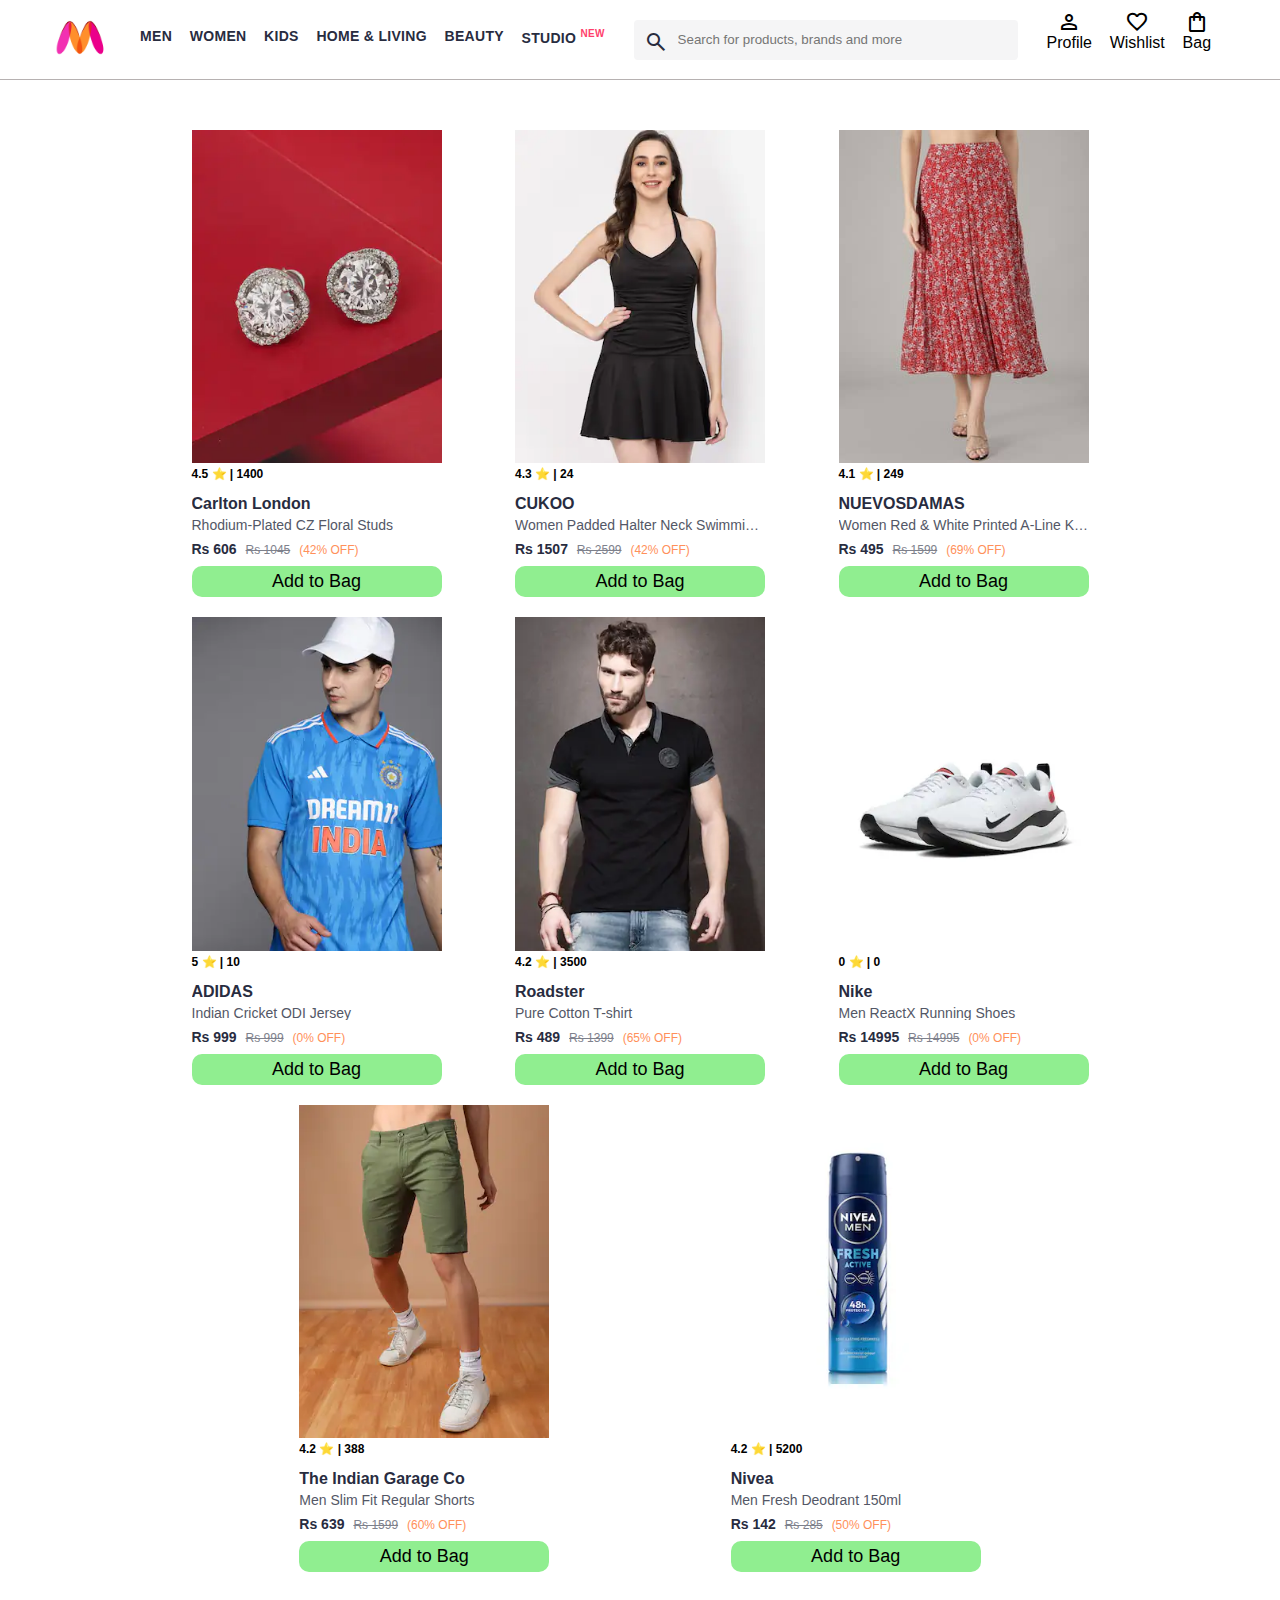
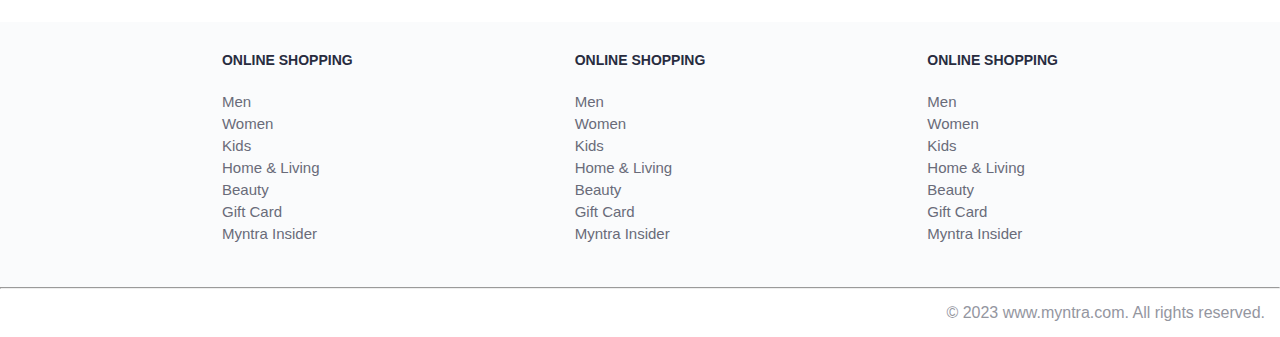
<file: index.html>
<!DOCTYPE html>
<html lang="en">
<head>
    <title>Myntra Functional Clone</title>
    <link rel="stylesheet" href="css/index.css">
    <link rel="stylesheet" href="https://fonts.googleapis.com/css2?family=Material+Symbols+Outlined:opsz,wght,FILL,GRAD@20..48,100..700,0..1,-50..200" />
</head>
<body>
    <header>
        <div class="logo_container">
            <a href="#"><img class="myntra_home" src="images/myntra_logo.webp" alt="Myntra Home"></a>
        </div>
        <nav class="nav_bar">
            <a href="#">Men</a>
            <a href="#">Women</a>
            <a href="#">Kids</a>
            <a href="#">Home & Living</a>
            <a href="#">Beauty</a>
            <a href="#">Studio <sup>New</sup></a>
        </nav>
        <div class="search_bar">
            <span class="material-symbols-outlined search_icon">search</span>
            <input class="search_input" placeholder="Search for products, brands and more">
        </div>
        <div class="action_bar">
            <div class="action_container">
                <span class="material-symbols-outlined action_icon">person</span>
                <span class="action_name">Profile</span>
            </div>

            <div class="action_container">
                <span class="material-symbols-outlined action_icon">favorite</span>
                <span class="action_name">Wishlist</span>
            </div>

            <a class="action_container" href="pages/bag.html">
                <span class="material-symbols-outlined action_icon">shopping_bag</span>
                <span class="action_name">Bag</span>
                <span class="bag-item-count">0</span>
            </a>
        </div>
    </header>
    <main>
        <div class="items-container">
        </div>
    </main>
    <footer>
        <div class="footer_container">
            <div class="footer_column">
                <h3>ONLINE SHOPPING</h3>

                <a href="#">Men</a>
                <a href="#">Women</a>
                <a href="#">Kids</a>
                <a href="#">Home & Living</a>
                <a href="#">Beauty</a>
                <a href="#">Gift Card</a>
                <a href="#">Myntra Insider</a>
            </div>

            <div class="footer_column">
                <h3>ONLINE SHOPPING</h3>

                <a href="#">Men</a>
                <a href="#">Women</a>
                <a href="#">Kids</a>
                <a href="#">Home & Living</a>
                <a href="#">Beauty</a>
                <a href="#">Gift Card</a>
                <a href="#">Myntra Insider</a>
            </div>

            <div class="footer_column">
                <h3>ONLINE SHOPPING</h3>

                <a href="#">Men</a>
                <a href="#">Women</a>
                <a href="#">Kids</a>
                <a href="#">Home & Living</a>
                <a href="#">Beauty</a>
                <a href="#">Gift Card</a>
                <a href="#">Myntra Insider</a>
            </div>
        </div>
        <hr>

        <div class="copyright">
            © 2023 www.myntra.com. All rights reserved.
        </div>
    </footer>
    <script src="data/items.js"></script>
    <script src="scripts/index.js"></script>
</body>
</html>
</file>
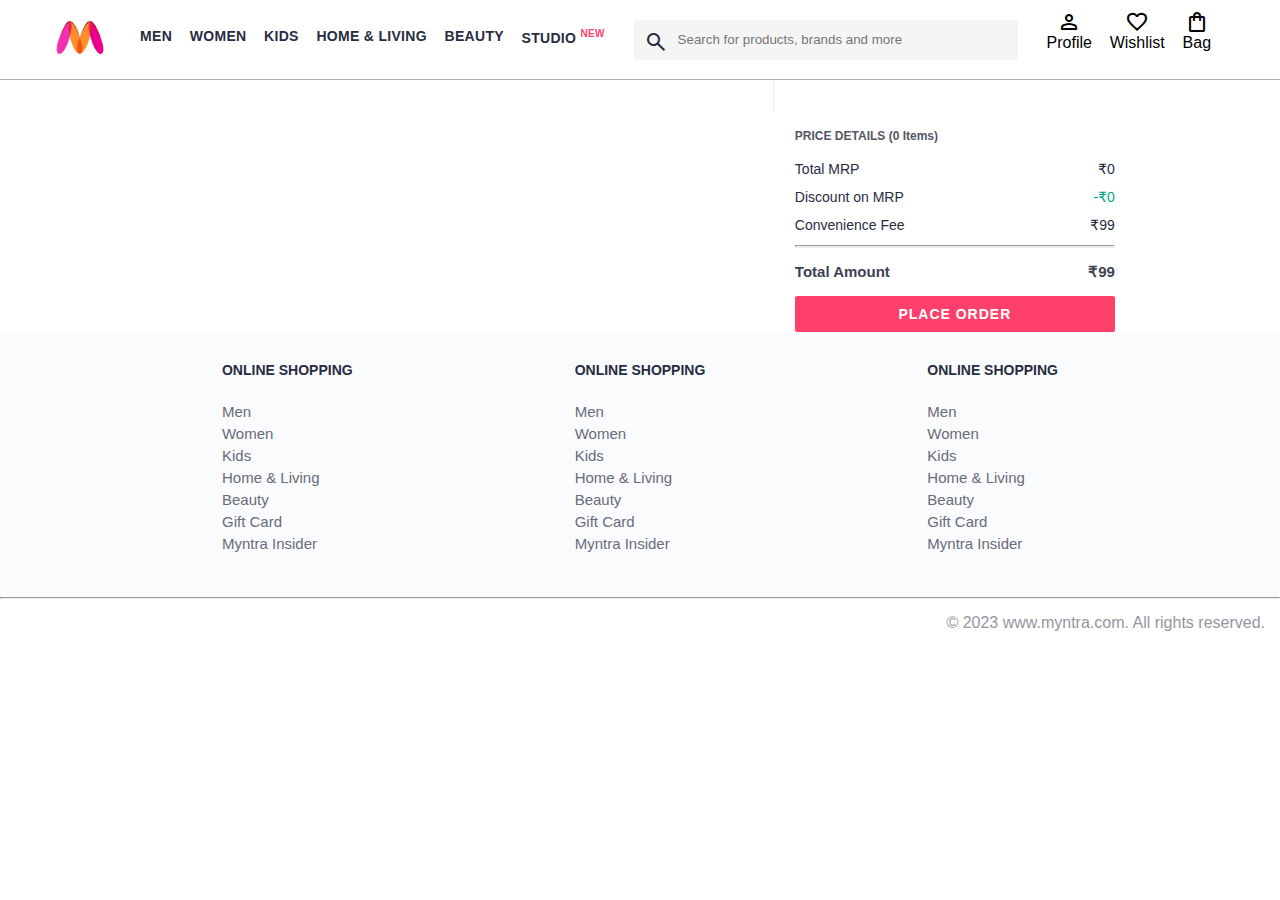
<file: pages/bag.html>
<!DOCTYPE html>
<html lang="en">
<head>
    <title>Myntra Clone</title>
    <link rel="stylesheet" href="../css/index.css">
    <link rel="stylesheet" href="../css/bag.css">
    <link rel="stylesheet" href="https://fonts.googleapis.com/css2?family=Material+Symbols+Outlined:opsz,wght,FILL,GRAD@20..48,100..700,0..1,-50..200" />
</head>
<body>
    <header>
        <div class="logo_container">
            <a href="#"><img class="myntra_home" src="../images/myntra_logo.webp" alt="Myntra Home"></a>
        </div>
        <nav class="nav_bar">
            <a href="#">Men</a>
            <a href="#">Women</a>
            <a href="#">Kids</a>
            <a href="#">Home & Living</a>
            <a href="#">Beauty</a>
            <a href="#">Studio <sup>New</sup></a>
        </nav>
        <div class="search_bar">
            <span class="material-symbols-outlined search_icon">search</span>
            <input class="search_input" placeholder="Search for products, brands and more">
        </div>
        <div class="action_bar">
            <div class="action_container">
                <span class="material-symbols-outlined action_icon">person</span>
                <span class="action_name">Profile</span>
            </div>

            <div class="action_container">
                <span class="material-symbols-outlined action_icon">favorite</span>
                <span class="action_name">Wishlist</span>
            </div>

            <div class="action_container">
                <span class="material-symbols-outlined action_icon">shopping_bag</span>
                <span class="action_name">Bag</span>
                <span class="bag-item-count">0</span>
            </div>
        </div>
    </header>
    <main>
      <div class="bag-page">
        <div class="bag-items-container">
        </div>
        <div class="bag-summary">
        </div>

      </div>
    </main>
    <footer>
        <div class="footer_container">
            <div class="footer_column">
                <h3>ONLINE SHOPPING</h3>

                <a href="#">Men</a>
                <a href="#">Women</a>
                <a href="#">Kids</a>
                <a href="#">Home & Living</a>
                <a href="#">Beauty</a>
                <a href="#">Gift Card</a>
                <a href="#">Myntra Insider</a>
            </div>

            <div class="footer_column">
                <h3>ONLINE SHOPPING</h3>

                <a href="#">Men</a>
                <a href="#">Women</a>
                <a href="#">Kids</a>
                <a href="#">Home & Living</a>
                <a href="#">Beauty</a>
                <a href="#">Gift Card</a>
                <a href="#">Myntra Insider</a>
            </div>

            <div class="footer_column">
                <h3>ONLINE SHOPPING</h3>

                <a href="#">Men</a>
                <a href="#">Women</a>
                <a href="#">Kids</a>
                <a href="#">Home & Living</a>
                <a href="#">Beauty</a>
                <a href="#">Gift Card</a>
                <a href="#">Myntra Insider</a>
            </div>
        </div>
        <hr>

        <div class="copyright">
            © 2023 www.myntra.com. All rights reserved.
        </div>
    </footer>
    <script src="../data/items.js"></script>
    <script src="../scripts/index.js"></script>
    <script src="../scripts/bag.js"></script>
</body>
</html>
</file>
<file: css/index.css>
/***************** Item Page CSS **************************/
/*.action_container {
    text-decoration: none;
}
a.action_container:link {
    color:black;
}
.item-details {
    cursor: pointer;
    width: 250px;
    margin: 10px;
}
.stars {
    font-size: 12px;
    font-weight: 700;
    text-align: left;
}
.company {
    font-size: 18px;
    font-weight: 700;
    line-height: 1;
    color: #282c3f;
    margin-bottom: 6px;
    overflow: hidden;
    text-overflow: ellipsis;
    white-space: nowrap;
    margin-top: 20px;
}
.item-name {
    color: #535766;
    font-size: 16px;
    line-height: 1;
    margin-bottom: 0;
    margin-top: 0;
    overflow: hidden;
    text-overflow: ellipsis;
    white-space: nowrap;
    font-weight: 400;
    display: block;
}
.price-container {
    margin-top: 10px;
}
.current-price {
    font-size: 14px;
    font-weight: 700;
    color: #282c3f;
}
.original-price {
    text-decoration: line-through;
    color: #7e818c;
    font-weight: 400;
    margin-left: 5px;
    font-size: 12px;
}
.discount-percentage {
    color: #ff905a;
    font-weight: 400;
    font-size: 12px;
    margin-left: 5px;
}
.btn-bag {
    background-color: lightgreen;
    border: none;
    padding: 5px 15px;
    border-radius: 10px;
    width: 100%;
    margin-top: 7px;
    font-size: 20px;
    cursor: pointer;
}
.bag-items {
    background-color: #f16565;
    white-space: nowrap;
    text-align: center;
    line-height: 18px;
    padding: 0 6px;
    height: 18px;
    position: relative;
    border-radius: 50%;
    font-size: 12px;
    color: #fff;
    left: 13px;
    top: -44px;
    font-weight: 700;
    cursor: pointer;
}*/

* {
    margin: 0;
    padding: 0;
    font-family: Assistant,-apple-system,BlinkMacSystemFont,Segoe UI,Roboto,Helvetica,Arial,sans-serif;
    box-sizing: border-box;
}
header {
    display: flex;
    background-color: #ffffff;
    height: 80px;
    justify-content: space-between;
    align-items: center;
    border-bottom: 1px solid #b6b1b1;
}
.myntra_home {
    height: 45px;
}
.logo_container {
    margin-left: 4%;
}
.action_bar {
    margin-right: 4%;
}
.nav_bar {
    display: flex;
    min-width: 500px;
    justify-content: space-evenly;
}
.nav_bar a {
    font-size: 14px;
    letter-spacing: .3px;
    color: #282c3f;
    font-weight: 700;
    text-transform: uppercase;
    text-decoration: none;
    padding: 28px 0;
    border-bottom: 5px solid #ffffff;
}
.nav_bar a:hover {
    border-bottom: 4px solid #f54e77;
}

.nav_bar a sup {
    color: #ff3f6c;
    font-size: 10px;
}

.search_bar {
    height: 40px;
    min-width: 200px;
    width: 30%;
    display: flex;
    align-items: center;
}
.search_icon {
    box-sizing: content-box;
    height: 20px;
    padding: 10px;

    background-color: #f5f5f6;
    color: #282c3f;
    font-weight: 300;
    border-radius: 4px 0 0 4px;
}
.search_input {
    color: #696e79;
    background-color: #f5f5f6;
    flex-grow: 1;
    height: 40px;
    border: 0;
    border-radius: 0 4px 4px 0;
}

.action_bar {
    display: flex;
    min-width: 200px;
    justify-content: space-evenly;
}

.action_container {
    display: flex;
    flex-direction: column;
    align-items: center;
}

/* Main section */
.banner_container {
    margin: 40px 0;
}
.banner_image {
    width: 100%;
}

.category_heading {
    text-transform: uppercase;
    color: #3e4152;
    letter-spacing: .15em;
    font-size: 1.8em;
    margin: 50px 0 10px 30px;
    max-height: 5em;
    font-weight: 700;
}

.category-items, .items-container {
    width: 80%;
    margin: 50px 10%;
    display: flex;
    flex-wrap: wrap;
    justify-content: space-evenly;
}

.sale_item {
    width: 250px;
}

.footer_container {
    padding: 30px 0px 40px 0px;
    background: #FAFBFC;
    display: flex;
    justify-content: space-evenly;
}

.footer_column {
    display: flex;
    flex-direction: column;
}

.footer_column h3 {
    color: #282c3f;
    font-size: 14px;
    margin-bottom: 25px;
}

.footer_column a {
    color: #696b79;
    font-size: 15px;
    text-decoration: none;
    padding-bottom: 5px;
}

.copyright {
    color: #94969f;
    text-align: end;
    padding: 15px;
}

.items-container {
    width: 80%;
    margin: 40px 10%;
}
.item-container {
    width: 250px;
    margin: 10px;
}
.item-image {
    width: 100%;
}
.rating {
    font-size: 12px;
    font-weight: 700;
}
.company-name {
    margin-top: 15px;
    font-size: 16px;
    font-weight: 700;
    line-height: 1;
    color: #282c3f;
    margin-bottom: 6px;
    overflow: hidden;
    text-overflow: ellipsis;
    white-space: nowrap;
}
.item-name {
    color: #535766;
    font-size: 14px;
    line-height: 1;
    margin-bottom: 0;
    margin-top: 0;
    overflow: hidden;
    text-overflow: ellipsis;
    white-space: nowrap;
    font-weight: 400;
    display: block;
}
.price {
    margin-top: 10px;
    font-size: 14px;
    line-height: 15px;
    color: #282c3f;
    white-space: nowrap;
}
.current-price {
    font-size: 14px;
    font-weight: 700;
    color: #282c3f;
}
.original-price {
    text-decoration: line-through;
    color: #7e818c;
    font-weight: 400;
    margin-left: 5px;
    font-size: 12px;
}
.discount {
    color: #ff905a;
    font-weight: 400;
    font-size: 12px;
    margin-left: 5px;
}
.btn-add-bag {
    margin-top: 8px;
    font-size: 18px;
    width: 100%;
    background-color: lightgreen;
    border: none;
    padding: 5px 15px;
    border-radius: 10px;
    cursor: pointer;
}
.bag-item-count {
    background-color: #f16565;
    white-space: nowrap;
    text-align: center;
    line-height: 18px;
    padding: 0 6px;
    height: 18px;
    position: relative;
    border-radius: 50%;
    font-size: 12px;
    color: #fff;
    left: 13px;
    top: -44px;
    font-weight: 700;
    cursor: pointer;
}
.action_container {
    text-decoration: none;
}
a.action_container:link {
    color:black;
}
</file>
<file: css/bag.css>
.bag-items-container {
    display: inline-block;
    width: 64%;
    padding-right: 20px;
    border-right: 1px solid #eaeaec;
    padding-top: 32px;
    color: #282c3f;
    font-size: 13px;
    line-height: 1.42857143;
  }
  
  .bag-page {
    width: 75%;
    margin-left: 12.5%;
  }
  
  .bag-summary {
    vertical-align: top;
    display: inline-block;
    width: 35%;
    padding: 24px 0 0 16px;
    color: #282c3f;
    font-size: 13px;
    line-height: 1.42857143;
  }
  
  .bag-details-container {
    margin-bottom: 16px;
  }
  
  .price-header {
    font-size: 12px;
    font-weight: 700;
    margin: 24px 0 16px;
    color: #535766;
  }
  
  .price-item {
    margin-bottom: 12px;
    line-height: 16px;
    font-size: 14px;
    color: #282c3f;
  }
  
  .price-item-value {
    float: right;
  }
  
  .priceDetail-base-discount {
    color: #03a685;
  }
  
  .price-footer {
    font-weight: 700;
    font-size: 15px;
    padding-top: 16px;
    border-top: 1px solid #eaeaec;
    color: #3e4152;
    line-height: 16px;
  }
  
  .btn-place-order {
    width: 100%;
    letter-spacing: 1px;
    font-size: 14px;
    font-weight: 600;
    border-radius: 2px;
    border-width: 0px;
    padding: 10px 16px;
    background-color: rgb(255, 63, 108);
    color: rgb(255, 255, 255);
    cursor: pointer;
  }
  
  .bag-item-container {
    margin-bottom: 8px;
    background: #fff;
    font-size: 14px;
    border: 1px solid #eaeaec;
    border-radius: 4px;
    position: relative;
    padding: 12px 12px 0;
  }
  
  .item-left-part {
    position: absolute;
    background: rgb(255, 242, 223);
    height: 148px;
    width: 111px;
  }
  
  .item-right-part {
    padding-left: 12px;
    position: relative;
    min-height: 148px;
    margin-left: 111px;
    margin-bottom: 12px;
  }
  
  .bag-item-img {
    width: 100%;
  }
  
  .return-period {
    display: inline-flex;
    font-size: 14px;
    padding-top: 8px;
  }
  
  .return-period-days {
    font-weight: 700;
    margin-right: 4px;
  }
  
  .delivery-details {
    margin-top: 5px;
    color: #282c3f;
    font-size: 12px;
    letter-spacing: -.1px;
    margin-bottom: 8px;
    line-height: 15px;
  }
  
  .delivery-details-days {
    color: #03a685;
  }
  
  .remove-from-cart {
    position: absolute;
    font-size: 25px;
    top: 10px;
    right: 18px;
    width: 14px;
    height: 14px;
    cursor: pointer;
  }
</file>
